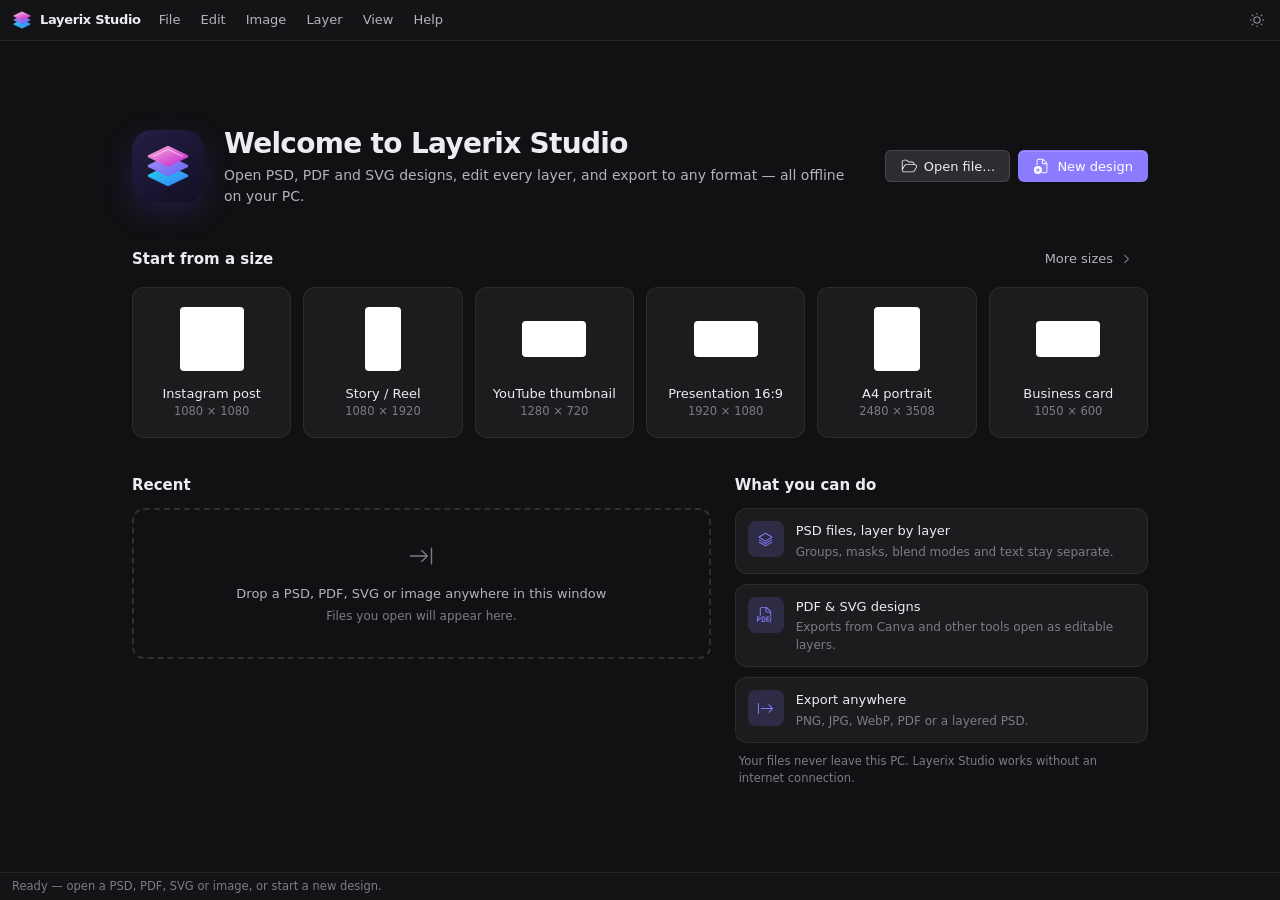
<file: index.html>
<!doctype html>
<html lang="en" data-theme="dark">
  <head>
    <meta charset="UTF-8" />
    <meta name="viewport" content="width=device-width, initial-scale=1.0" />
    <title>Layerix Studio</title>
    <meta name="description" content="Layerix Studio — open PSD, PDF and SVG designs, edit every layer, and export PNG, JPG, WebP, PDF or layered PSD. Works offline." />
    <meta name="theme-color" content="#141416" />
    <meta name="color-scheme" content="dark light" />
    <meta name="application-name" content="Layerix Studio" />
    <link rel="manifest" href="./manifest.webmanifest" />
    <link rel="icon" type="image/png" sizes="32x32" href="./icons/favicon-32.png" />
    <link rel="icon" type="image/png" sizes="16x16" href="./icons/favicon-16.png" />
    <link rel="apple-touch-icon" href="./icons/apple-touch-icon.png" />
    <style>#boot{z-index:9999;background:#141416;justify-content:center;align-items:center;transition:opacity .25s;display:flex;position:fixed;inset:0}html[data-theme=light] #boot{background:#e9ebf0}#boot img{width:72px;height:72px;animation:1.4s ease-in-out infinite boot-pulse}@keyframes boot-pulse{50%{opacity:.8;transform:scale(.94)}}</style>
    <script>
      try {
        var s = JSON.parse(localStorage.getItem('layerix:settings') || '{}');
        var t = s.theme || 'dark';
        if (t === 'system') t = matchMedia('(prefers-color-scheme: dark)').matches ? 'dark' : 'light';
        document.documentElement.dataset.theme = t;
      } catch (e) {}
    </script>
    <script type="module" crossorigin src="./assets/index-W4XBXlv0.js"></script>
    <link rel="stylesheet" crossorigin href="./assets/index-CtB-Z6Dj.css">
  </head>
  <body>
    <div id="boot"><img src="./icons/icon-192.png" alt="" /></div>
    <div id="root"></div>
    <noscript>Layerix Studio needs JavaScript to run.</noscript>
  </body>
</html>
</file>
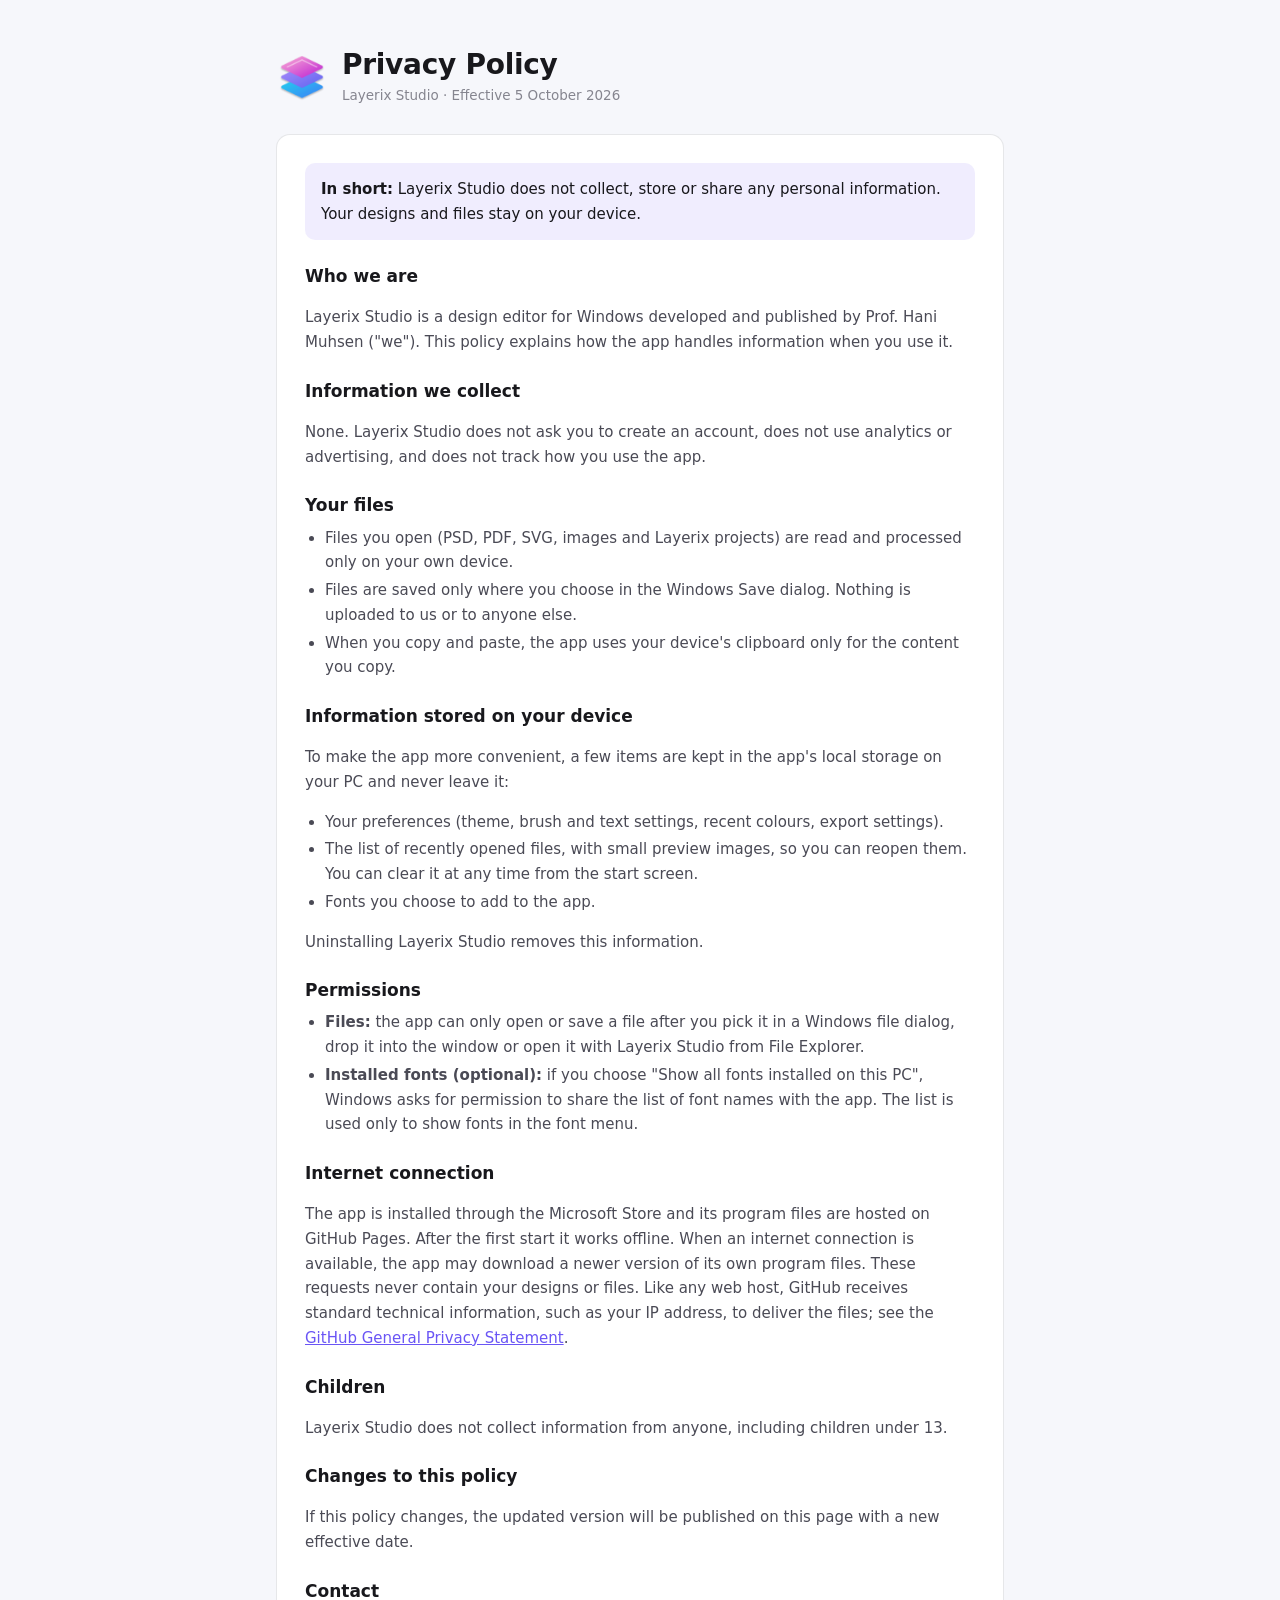
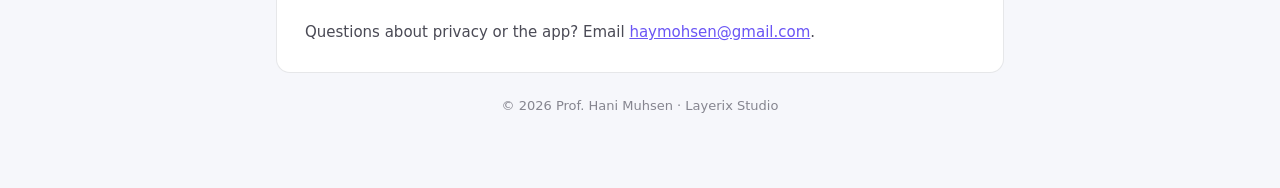
<file: privacy.html>
<!doctype html>
<html lang="en">
<head>
  <meta charset="UTF-8" />
  <meta name="viewport" content="width=device-width, initial-scale=1.0" />
  <title>Privacy Policy – Layerix Studio</title>
  <meta name="description" content="Privacy policy for Layerix Studio, the offline PSD, PDF and SVG design editor for Windows." />
  <link rel="icon" type="image/png" sizes="32x32" href="./icons/favicon-32.png" />
  <style>
    :root {
      --bg: #f6f7fb; --card: #ffffff; --ink: #18181c; --ink2: #4a4a55; --ink3: #85858f; --line: rgba(15,20,40,.1); --accent: #6a55f5;
    }
    @media (prefers-color-scheme: dark) {
      :root { --bg: #141416; --card: #1c1c1f; --ink: #ececf1; --ink2: #b3b3bd; --ink3: #7c7c87; --line: rgba(255,255,255,.08); --accent: #8b7cff; }
    }
    * { box-sizing: border-box; }
    body { margin: 0; background: var(--bg); color: var(--ink); font: 15px/1.65 "Segoe UI Variable Text", "Segoe UI", system-ui, -apple-system, sans-serif; }
    .wrap { max-width: 760px; margin: 0 auto; padding: 48px 16px 72px; }
    header { display: flex; align-items: center; gap: 14px; margin-bottom: 28px; }
    header img { width: 52px; height: 52px; }
    h1 { font-size: 28px; line-height: 1.2; margin: 0; letter-spacing: -0.01em; }
    .sub { color: var(--ink3); font-size: 13.5px; margin-top: 2px; }
    .card { background: var(--card); border: 1px solid var(--line); border-radius: 14px; padding: 28px 28px 12px; }
    h2 { font-size: 17px; margin: 22px 0 6px; }
    h2:first-child { margin-top: 0; }
    p, li { color: var(--ink2); }
    ul { padding-left: 20px; margin: 6px 0 12px; }
    li { margin: 3px 0; }
    a { color: var(--accent); }
    .summary { background: color-mix(in srgb, var(--accent) 10%, transparent); border-radius: 10px; padding: 14px 16px; margin: 0 0 8px; color: var(--ink); }
    footer { color: var(--ink3); font-size: 13px; margin-top: 22px; text-align: center; }
  </style>
</head>
<body>
  <div class="wrap">
    <header>
      <img src="./icons/icon-128.png" alt="" />
      <div>
        <h1>Privacy Policy</h1>
        <div class="sub">Layerix Studio · Effective 5 October 2026</div>
      </div>
    </header>
    <div class="card">
      <p class="summary"><strong>In short:</strong> Layerix Studio does not collect, store or share any personal information. Your designs and files stay on your device.</p>

      <h2>Who we are</h2>
      <p>Layerix Studio is a design editor for Windows developed and published by Prof. Hani Muhsen ("we"). This policy explains how the app handles information when you use it.</p>

      <h2>Information we collect</h2>
      <p>None. Layerix Studio does not ask you to create an account, does not use analytics or advertising, and does not track how you use the app.</p>

      <h2>Your files</h2>
      <ul>
        <li>Files you open (PSD, PDF, SVG, images and Layerix projects) are read and processed only on your own device.</li>
        <li>Files are saved only where you choose in the Windows Save dialog. Nothing is uploaded to us or to anyone else.</li>
        <li>When you copy and paste, the app uses your device's clipboard only for the content you copy.</li>
      </ul>

      <h2>Information stored on your device</h2>
      <p>To make the app more convenient, a few items are kept in the app's local storage on your PC and never leave it:</p>
      <ul>
        <li>Your preferences (theme, brush and text settings, recent colours, export settings).</li>
        <li>The list of recently opened files, with small preview images, so you can reopen them. You can clear it at any time from the start screen.</li>
        <li>Fonts you choose to add to the app.</li>
      </ul>
      <p>Uninstalling Layerix Studio removes this information.</p>

      <h2>Permissions</h2>
      <ul>
        <li><strong>Files:</strong> the app can only open or save a file after you pick it in a Windows file dialog, drop it into the window or open it with Layerix Studio from File Explorer.</li>
        <li><strong>Installed fonts (optional):</strong> if you choose "Show all fonts installed on this PC", Windows asks for permission to share the list of font names with the app. The list is used only to show fonts in the font menu.</li>
      </ul>

      <h2>Internet connection</h2>
      <p>The app is installed through the Microsoft Store and its program files are hosted on GitHub Pages. After the first start it works offline. When an internet connection is available, the app may download a newer version of its own program files. These requests never contain your designs or files. Like any web host, GitHub receives standard technical information, such as your IP address, to deliver the files; see the <a href="https://docs.github.com/en/site-policy/privacy-policies/github-general-privacy-statement">GitHub General Privacy Statement</a>.</p>

      <h2>Children</h2>
      <p>Layerix Studio does not collect information from anyone, including children under 13.</p>

      <h2>Changes to this policy</h2>
      <p>If this policy changes, the updated version will be published on this page with a new effective date.</p>

      <h2>Contact</h2>
      <p>Questions about privacy or the app? Email <a href="mailto:haymohsen@gmail.com">haymohsen@gmail.com</a>.</p>
    </div>
    <footer>© 2026 Prof. Hani Muhsen · Layerix Studio</footer>
  </div>
</body>
</html>
</file>
<file: assets/index-CtB-Z6Dj.css>
/*! tailwindcss v4.3.3 | MIT License | https://tailwindcss.com */
@layer properties{@supports (((-webkit-hyphens:none)) and (not (margin-trim:inline))) or ((-moz-orient:inline) and (not (color:rgb(from red r g b)))){*,:before,:after{--tw-translate-x:0;--tw-translate-y:0;--tw-translate-z:0;--tw-scale-x:1;--tw-scale-y:1;--tw-scale-z:1;--tw-rotate-x:initial;--tw-rotate-y:initial;--tw-rotate-z:initial;--tw-skew-x:initial;--tw-skew-y:initial;--tw-border-style:solid;--tw-leading:initial;--tw-font-weight:initial;--tw-tracking:initial;--tw-ordinal:initial;--tw-slashed-zero:initial;--tw-numeric-figure:initial;--tw-numeric-spacing:initial;--tw-numeric-fraction:initial;--tw-shadow:0 0 #0000;--tw-shadow-color:initial;--tw-shadow-alpha:100%;--tw-inset-shadow:0 0 #0000;--tw-inset-shadow-color:initial;--tw-inset-shadow-alpha:100%;--tw-ring-color:initial;--tw-ring-shadow:0 0 #0000;--tw-inset-ring-color:initial;--tw-inset-ring-shadow:0 0 #0000;--tw-ring-inset:initial;--tw-ring-offset-width:0px;--tw-ring-offset-color:#fff;--tw-ring-offset-shadow:0 0 #0000;--tw-outline-style:solid;--tw-blur:initial;--tw-brightness:initial;--tw-contrast:initial;--tw-grayscale:initial;--tw-hue-rotate:initial;--tw-invert:initial;--tw-opacity:initial;--tw-saturate:initial;--tw-sepia:initial;--tw-drop-shadow:initial;--tw-drop-shadow-color:initial;--tw-drop-shadow-alpha:100%;--tw-drop-shadow-size:initial;--tw-backdrop-blur:initial;--tw-backdrop-brightness:initial;--tw-backdrop-contrast:initial;--tw-backdrop-grayscale:initial;--tw-backdrop-hue-rotate:initial;--tw-backdrop-invert:initial;--tw-backdrop-opacity:initial;--tw-backdrop-saturate:initial;--tw-backdrop-sepia:initial;--tw-duration:initial;--tw-ease:initial}::backdrop{--tw-translate-x:0;--tw-translate-y:0;--tw-translate-z:0;--tw-scale-x:1;--tw-scale-y:1;--tw-scale-z:1;--tw-rotate-x:initial;--tw-rotate-y:initial;--tw-rotate-z:initial;--tw-skew-x:initial;--tw-skew-y:initial;--tw-border-style:solid;--tw-leading:initial;--tw-font-weight:initial;--tw-tracking:initial;--tw-ordinal:initial;--tw-slashed-zero:initial;--tw-numeric-figure:initial;--tw-numeric-spacing:initial;--tw-numeric-fraction:initial;--tw-shadow:0 0 #0000;--tw-shadow-color:initial;--tw-shadow-alpha:100%;--tw-inset-shadow:0 0 #0000;--tw-inset-shadow-color:initial;--tw-inset-shadow-alpha:100%;--tw-ring-color:initial;--tw-ring-shadow:0 0 #0000;--tw-inset-ring-color:initial;--tw-inset-ring-shadow:0 0 #0000;--tw-ring-inset:initial;--tw-ring-offset-width:0px;--tw-ring-offset-color:#fff;--tw-ring-offset-shadow:0 0 #0000;--tw-outline-style:solid;--tw-blur:initial;--tw-brightness:initial;--tw-contrast:initial;--tw-grayscale:initial;--tw-hue-rotate:initial;--tw-invert:initial;--tw-opacity:initial;--tw-saturate:initial;--tw-sepia:initial;--tw-drop-shadow:initial;--tw-drop-shadow-color:initial;--tw-drop-shadow-alpha:100%;--tw-drop-shadow-size:initial;--tw-backdrop-blur:initial;--tw-backdrop-brightness:initial;--tw-backdrop-contrast:initial;--tw-backdrop-grayscale:initial;--tw-backdrop-hue-rotate:initial;--tw-backdrop-invert:initial;--tw-backdrop-opacity:initial;--tw-backdrop-saturate:initial;--tw-backdrop-sepia:initial;--tw-duration:initial;--tw-ease:initial}}}@layer theme{:root,:host{--font-sans:"Segoe UI Variable Text", "Segoe UI", system-ui, -apple-system, "Helvetica Neue", sans-serif;--font-mono:ui-monospace, SFMono-Regular, Menlo, Monaco, Consolas, "Liberation Mono", "Courier New", monospace;--color-red-500:#fb2c36;--color-black:#000;--color-white:#fff;--spacing:.25rem;--font-weight-medium:500;--font-weight-semibold:600;--tracking-tight:-.025em;--leading-tight:1.25;--leading-snug:1.375;--leading-relaxed:1.625;--radius-md:.375rem;--radius-lg:.5rem;--radius-xl:.75rem;--radius-2xl:1rem;--ease-in-out:cubic-bezier(.4, 0, .2, 1);--default-transition-duration:.15s;--default-transition-timing-function:cubic-bezier(.4, 0, .2, 1);--default-font-family:"Segoe UI Variable Text", "Segoe UI", system-ui, -apple-system, "Helvetica Neue", sans-serif;--default-mono-font-family:var(--font-mono);--font-display:"Segoe UI Variable Display", "Segoe UI", system-ui, sans-serif}@supports (color:lab(0% 0 0)){:root,:host{--color-red-500:lab(55.4814% 75.0732 48.8528)}}}@layer base{*,:after,:before{box-sizing:border-box;border:0 solid;margin:0;padding:0}::backdrop{box-sizing:border-box;border:0 solid;margin:0;padding:0}::file-selector-button{box-sizing:border-box;border:0 solid;margin:0;padding:0}html,:host{-webkit-text-size-adjust:100%;tab-size:4;line-height:1.5;font-family:var(--default-font-family,-apple-system, BlinkMacSystemFont, "Segoe UI", Roboto, "Helvetica Neue", "Noto Sans", Arial, sans-serif, "Apple Color Emoji", "Segoe UI Emoji", "Segoe UI Symbol", "Noto Color Emoji");font-feature-settings:var(--default-font-feature-settings,normal);font-variation-settings:var(--default-font-variation-settings,normal);-webkit-tap-highlight-color:transparent}hr{height:0;color:inherit;border-top-width:1px}abbr:where([title]){-webkit-text-decoration:underline dotted;text-decoration:underline dotted}h1,h2,h3,h4,h5,h6{font-size:inherit;font-weight:inherit}a{color:inherit;-webkit-text-decoration:inherit;-webkit-text-decoration:inherit;-webkit-text-decoration:inherit;-webkit-text-decoration:inherit;text-decoration:inherit}b,strong{font-weight:bolder}code,kbd,samp,pre{font-family:var(--default-mono-font-family,ui-monospace, SFMono-Regular, Menlo, Monaco, Consolas, "Liberation Mono", "Courier New", monospace);font-feature-settings:var(--default-mono-font-feature-settings,normal);font-variation-settings:var(--default-mono-font-variation-settings,normal);font-size:1em}small{font-size:80%}sub,sup{vertical-align:baseline;font-size:75%;line-height:0;position:relative}sub{bottom:-.25em}sup{top:-.5em}table{text-indent:0;border-color:inherit;border-collapse:collapse}:-moz-focusring:where(:not(iframe)){outline:auto}progress{vertical-align:baseline}summary{display:list-item}ol,ul,menu{list-style:none}img,svg,video,canvas,audio,iframe,embed,object{vertical-align:middle;display:block}img,video{max-width:100%;height:auto}button,input,select,optgroup,textarea{font:inherit;font-feature-settings:inherit;font-variation-settings:inherit;letter-spacing:inherit;color:inherit;opacity:1;background-color:#0000;border-radius:0}::file-selector-button{font:inherit;font-feature-settings:inherit;font-variation-settings:inherit;letter-spacing:inherit;color:inherit;opacity:1;background-color:#0000;border-radius:0}:where(select:is([multiple],[size])) optgroup{font-weight:bolder}:where(select:is([multiple],[size])) optgroup option{padding-inline-start:20px}::file-selector-button{margin-inline-end:4px}::placeholder{opacity:1}@supports (not ((-webkit-appearance:-apple-pay-button))) or (contain-intrinsic-size:1px){::placeholder{color:currentColor}@supports (color:color-mix(in lab, red, red)){::placeholder{color:color-mix(in oklab, currentcolor 50%, transparent)}}}textarea{resize:vertical}::-webkit-search-decoration{-webkit-appearance:none}::-webkit-date-and-time-value{min-height:1lh;text-align:inherit}::-webkit-datetime-edit{display:inline-flex}::-webkit-datetime-edit-fields-wrapper{padding:0}::-webkit-datetime-edit{padding-block:0}::-webkit-datetime-edit-year-field{padding-block:0}::-webkit-datetime-edit-month-field{padding-block:0}::-webkit-datetime-edit-day-field{padding-block:0}::-webkit-datetime-edit-hour-field{padding-block:0}::-webkit-datetime-edit-minute-field{padding-block:0}::-webkit-datetime-edit-second-field{padding-block:0}::-webkit-datetime-edit-millisecond-field{padding-block:0}::-webkit-datetime-edit-meridiem-field{padding-block:0}::-webkit-calendar-picker-indicator{line-height:1}:-moz-ui-invalid{box-shadow:none}button,input:where([type=button],[type=reset],[type=submit]){appearance:button}::file-selector-button{appearance:button}::-webkit-inner-spin-button{height:auto}::-webkit-outer-spin-button{height:auto}[hidden]:where(:not([hidden=until-found])){display:none!important}}@layer components;@layer utilities{.pointer-events-auto{pointer-events:auto}.pointer-events-none{pointer-events:none}.visible{visibility:visible}.absolute{position:absolute}.fixed{position:fixed}.relative{position:relative}.inset-0{inset:0}.inset-3{inset:calc(var(--spacing) * 3)}.top-0{top:0}.top-1\.5{top:calc(var(--spacing) * 1.5)}.top-1\/2{top:50%}.top-2{top:calc(var(--spacing) * 2)}.top-3{top:calc(var(--spacing) * 3)}.top-\[-2px\]{top:-2px}.top-\[-4px\]{top:-4px}.top-\[2px\]{top:2px}.top-\[calc\(100\%-2px\)\]{top:calc(100% - 2px)}.right-0{right:0}.right-1\.5{right:calc(var(--spacing) * 1.5)}.right-2{right:calc(var(--spacing) * 2)}.bottom-0{bottom:0}.bottom-2{bottom:calc(var(--spacing) * 2)}.bottom-6{bottom:calc(var(--spacing) * 6)}.bottom-10{bottom:calc(var(--spacing) * 10)}.-left-\[8px\]{left:-8px}.left-0{left:0}.left-1\/2{left:50%}.left-2{left:calc(var(--spacing) * 2)}.left-\[2px\]{left:2px}.left-\[16px\]{left:16px}.left-full{left:100%}.z-10{z-index:10}.z-20{z-index:20}.z-30{z-index:30}.z-\[300\]{z-index:300}.z-\[400\]{z-index:400}.z-\[450\]{z-index:450}.z-\[500\]{z-index:500}.z-\[600\]{z-index:600}.z-\[700\]{z-index:700}.col-span-2{grid-column:span 2/span 2}.container{width:100%}@media (min-width:40rem){.container{max-width:40rem}}@media (min-width:48rem){.container{max-width:48rem}}@media (min-width:64rem){.container{max-width:64rem}}@media (min-width:80rem){.container{max-width:80rem}}@media (min-width:96rem){.container{max-width:96rem}}.m-3{margin:calc(var(--spacing) * 3)}.-mx-1{margin-inline:calc(var(--spacing) * -1)}.mx-1{margin-inline:var(--spacing)}.mx-1\.5{margin-inline:calc(var(--spacing) * 1.5)}.mx-auto{margin-inline:auto}.my-1{margin-block:var(--spacing)}.my-auto{margin-block:auto}.-mt-1{margin-top:calc(var(--spacing) * -1)}.-mt-\[7px\]{margin-top:-7px}.mt-0\.5{margin-top:calc(var(--spacing) * .5)}.mt-1{margin-top:var(--spacing)}.mt-1\.5{margin-top:calc(var(--spacing) * 1.5)}.mt-2{margin-top:calc(var(--spacing) * 2)}.mt-\[1px\]{margin-top:1px}.-mr-1{margin-right:calc(var(--spacing) * -1)}.mr-1{margin-right:var(--spacing)}.mr-auto{margin-right:auto}.mr-px{margin-right:1px}.mb-1{margin-bottom:var(--spacing)}.mb-1\.5{margin-bottom:calc(var(--spacing) * 1.5)}.mb-2{margin-bottom:calc(var(--spacing) * 2)}.mb-3{margin-bottom:calc(var(--spacing) * 3)}.mb-4{margin-bottom:calc(var(--spacing) * 4)}.-ml-\[7px\]{margin-left:-7px}.ml-1{margin-left:var(--spacing)}.ml-2{margin-left:calc(var(--spacing) * 2)}.ml-4{margin-left:calc(var(--spacing) * 4)}.ml-6{margin-left:calc(var(--spacing) * 6)}.ml-auto{margin-left:auto}.block{display:block}.contents{display:contents}.flex{display:flex}.grid{display:grid}.hidden{display:none}.inline{display:inline}.inline-flex{display:inline-flex}.\!h-9{height:calc(var(--spacing) * 9)!important}.h-1\.5{height:calc(var(--spacing) * 1.5)}.h-2{height:calc(var(--spacing) * 2)}.h-3{height:calc(var(--spacing) * 3)}.h-3\.5{height:calc(var(--spacing) * 3.5)}.h-4{height:calc(var(--spacing) * 4)}.h-5{height:calc(var(--spacing) * 5)}.h-6{height:calc(var(--spacing) * 6)}.h-7{height:calc(var(--spacing) * 7)}.h-8{height:calc(var(--spacing) * 8)}.h-9{height:calc(var(--spacing) * 9)}.h-10{height:calc(var(--spacing) * 10)}.h-11{height:calc(var(--spacing) * 11)}.h-12{height:calc(var(--spacing) * 12)}.h-14{height:calc(var(--spacing) * 14)}.h-16{height:calc(var(--spacing) * 16)}.h-\[2px\]{height:2px}.h-\[5px\]{height:5px}.h-\[14px\]{height:14px}.h-\[18px\]{height:18px}.h-\[19px\]{height:19px}.h-\[22px\]{height:22px}.h-\[26px\]{height:26px}.h-\[30px\]{height:30px}.h-\[34px\]{height:34px}.h-\[46px\]{height:46px}.h-\[70px\]{height:70px}.h-\[72px\]{height:72px}.h-\[96px\]{height:96px}.h-\[130px\]{height:130px}.h-\[150\%\]{height:150%}.h-\[150px\]{height:150px}.h-\[220px\]{height:220px}.h-auto{height:auto}.h-full{height:100%}.h-px{height:1px}.max-h-\[340px\]{max-height:340px}.max-h-\[380px\]{max-height:380px}.max-h-\[440px\]{max-height:440px}.max-h-full{max-height:100%}.min-h-0{min-height:0}.min-h-\[60px\]{min-height:60px}.\!w-9{width:calc(var(--spacing) * 9)!important}.w-1\.5{width:calc(var(--spacing) * 1.5)}.w-2{width:calc(var(--spacing) * 2)}.w-3\.5{width:calc(var(--spacing) * 3.5)}.w-4{width:calc(var(--spacing) * 4)}.w-5{width:calc(var(--spacing) * 5)}.w-6{width:calc(var(--spacing) * 6)}.w-8{width:calc(var(--spacing) * 8)}.w-9{width:calc(var(--spacing) * 9)}.w-10{width:calc(var(--spacing) * 10)}.w-11{width:calc(var(--spacing) * 11)}.w-12{width:calc(var(--spacing) * 12)}.w-16{width:calc(var(--spacing) * 16)}.w-\[1\.5px\]{width:1.5px}.w-\[3px\]{width:3px}.w-\[14px\]{width:14px}.w-\[19px\]{width:19px}.w-\[26px\]{width:26px}.w-\[52px\]{width:52px}.w-\[58px\]{width:58px}.w-\[62px\]{width:62px}.w-\[64px\]{width:64px}.w-\[72px\]{width:72px}.w-\[74px\]{width:74px}.w-\[84px\]{width:84px}.w-\[96px\]{width:96px}.w-\[112px\]{width:112px}.w-\[120px\]{width:120px}.w-\[248px\]{width:248px}.w-\[280px\]{width:280px}.w-\[304px\]{width:304px}.w-full{width:100%}.w-px{width:1px}.max-w-\[220px\]{max-width:220px}.max-w-\[440px\]{max-width:440px}.max-w-\[560px\]{max-width:560px}.max-w-\[1080px\]{max-width:1080px}.max-w-\[min\(720px\,calc\(100\%-24px\)\)\]{max-width:min(720px,100% - 24px)}.max-w-full{max-width:100%}.min-w-0{min-width:0}.min-w-\[120px\]{min-width:120px}.min-w-\[150px\]{min-width:150px}.min-w-\[300px\]{min-width:300px}.flex-1{flex:1}.shrink-0{flex-shrink:0}.grow{flex-grow:1}.origin-top{transform-origin:top}.-translate-x-1\/2{--tw-translate-x:calc(calc(1 / 2 * 100%) * -1);translate:var(--tw-translate-x) var(--tw-translate-y)}.-scale-y-100{--tw-scale-y:calc(100% * -1);scale:var(--tw-scale-x) var(--tw-scale-y)}.rotate-45{rotate:45deg}.rotate-90{rotate:90deg}.transform{transform:var(--tw-rotate-x,) var(--tw-rotate-y,) var(--tw-rotate-z,) var(--tw-skew-x,) var(--tw-skew-y,)}.cursor-crosshair{cursor:crosshair}.cursor-default{cursor:default}.cursor-ew-resize{cursor:ew-resize}.cursor-row-resize{cursor:row-resize}.touch-none{touch-action:none}.resize{resize:both}.resize-none{resize:none}.resize-y{resize:vertical}.grid-cols-1{grid-template-columns:repeat(1,minmax(0,1fr))}.grid-cols-2{grid-template-columns:repeat(2,minmax(0,1fr))}.grid-cols-3{grid-template-columns:repeat(3,minmax(0,1fr))}.grid-cols-4{grid-template-columns:repeat(4,minmax(0,1fr))}.grid-cols-10{grid-template-columns:repeat(10,minmax(0,1fr))}.grid-cols-\[1fr_250px\]{grid-template-columns:1fr 250px}.grid-cols-\[1fr_280px\]{grid-template-columns:1fr 280px}.grid-cols-\[1fr_auto\]{grid-template-columns:1fr auto}.grid-cols-\[repeat\(auto-fill\,minmax\(120px\,1fr\)\)\]{grid-template-columns:repeat(auto-fill,minmax(120px,1fr))}.grid-cols-\[repeat\(auto-fill\,minmax\(150px\,1fr\)\)\]{grid-template-columns:repeat(auto-fill,minmax(150px,1fr))}.flex-col{flex-direction:column}.flex-wrap{flex-wrap:wrap}.items-center{align-items:center}.items-end{align-items:flex-end}.items-start{align-items:flex-start}.justify-between{justify-content:space-between}.justify-center{justify-content:center}.justify-end{justify-content:flex-end}.justify-start{justify-content:flex-start}.gap-0\.5{gap:calc(var(--spacing) * .5)}.gap-1{gap:var(--spacing)}.gap-1\.5{gap:calc(var(--spacing) * 1.5)}.gap-2{gap:calc(var(--spacing) * 2)}.gap-2\.5{gap:calc(var(--spacing) * 2.5)}.gap-3{gap:calc(var(--spacing) * 3)}.gap-4{gap:calc(var(--spacing) * 4)}.gap-5{gap:calc(var(--spacing) * 5)}.gap-6{gap:calc(var(--spacing) * 6)}.gap-9{gap:calc(var(--spacing) * 9)}.gap-x-6{column-gap:calc(var(--spacing) * 6)}.gap-y-4{row-gap:calc(var(--spacing) * 4)}.self-center{align-self:center}.self-start{align-self:flex-start}.truncate{text-overflow:ellipsis;white-space:nowrap;overflow:hidden}.overflow-hidden{overflow:hidden}.overflow-x-auto{overflow-x:auto}.overflow-y-auto{overflow-y:auto}.overflow-y-hidden{overflow-y:hidden}.rounded{border-radius:.25rem}.rounded-2xl{border-radius:var(--radius-2xl)}.rounded-\[3px\]{border-radius:3px}.rounded-\[4px\]{border-radius:4px}.rounded-\[5px\]{border-radius:5px}.rounded-\[10px\]{border-radius:10px}.rounded-\[20px\]{border-radius:20px}.rounded-full{border-radius:2147483647px}.rounded-lg{border-radius:var(--radius-lg)}.rounded-md{border-radius:var(--radius-md)}.rounded-xl{border-radius:var(--radius-xl)}.rounded-t-md{border-top-left-radius:var(--radius-md);border-top-right-radius:var(--radius-md)}.rounded-r{border-top-right-radius:.25rem;border-bottom-right-radius:.25rem}.rounded-b{border-bottom-right-radius:.25rem;border-bottom-left-radius:.25rem}.rounded-b-xl{border-bottom-right-radius:var(--radius-xl);border-bottom-left-radius:var(--radius-xl)}.border{border-style:var(--tw-border-style);border-width:1px}.border-0{border-style:var(--tw-border-style);border-width:0}.border-2{border-style:var(--tw-border-style);border-width:2px}.border-y{border-block-style:var(--tw-border-style);border-block-width:1px}.border-t{border-top-style:var(--tw-border-style);border-top-width:1px}.border-r{border-right-style:var(--tw-border-style);border-right-width:1px}.border-b{border-bottom-style:var(--tw-border-style);border-bottom-width:1px}.border-l{border-left-style:var(--tw-border-style);border-left-width:1px}.border-dashed{--tw-border-style:dashed;border-style:dashed}.border-accent{border-color:var(--accent)}.border-ink3{border-color:var(--ink3)}.border-line,.border-line\/60{border-color:var(--line)}@supports (color:color-mix(in lab, red, red)){.border-line\/60{border-color:color-mix(in oklab, var(--line) 60%, transparent)}}.border-line2{border-color:var(--line2)}.border-white{border-color:var(--color-white)}.bg-accent{background-color:var(--accent)}.bg-accent-soft{background-color:var(--accent-soft)}.bg-black\/35{background-color:#00000059}@supports (color:color-mix(in lab, red, red)){.bg-black\/35{background-color:color-mix(in oklab, var(--color-black) 35%, transparent)}}.bg-black\/45{background-color:#00000073}@supports (color:color-mix(in lab, red, red)){.bg-black\/45{background-color:color-mix(in oklab, var(--color-black) 45%, transparent)}}.bg-hover{background-color:var(--hover)}.bg-ink2{background-color:var(--ink2)}.bg-input{background-color:var(--input)}.bg-line{background-color:var(--line)}.bg-press{background-color:var(--press)}.bg-red-500{background-color:var(--color-red-500)}.bg-s0{background-color:var(--s0)}.bg-s1{background-color:var(--s1)}.bg-s2,.bg-s2\/90{background-color:var(--s2)}@supports (color:color-mix(in lab, red, red)){.bg-s2\/90{background-color:color-mix(in oklab, var(--s2) 90%, transparent)}}.bg-s3{background-color:var(--s3)}.bg-s4{background-color:var(--s4)}.bg-success{background-color:var(--success)}.bg-transparent{background-color:#0000}.bg-warning{background-color:var(--warning)}.bg-white{background-color:var(--color-white)}.bg-ws{background-color:var(--ws)}.p-0\.5{padding:calc(var(--spacing) * .5)}.p-1{padding:var(--spacing)}.p-1\.5{padding:calc(var(--spacing) * 1.5)}.p-2{padding:calc(var(--spacing) * 2)}.p-2\.5{padding:calc(var(--spacing) * 2.5)}.p-3{padding:calc(var(--spacing) * 3)}.p-4{padding:calc(var(--spacing) * 4)}.p-6{padding:calc(var(--spacing) * 6)}.p-8{padding:calc(var(--spacing) * 8)}.px-0\.5{padding-inline:calc(var(--spacing) * .5)}.px-1{padding-inline:var(--spacing)}.px-1\.5{padding-inline:calc(var(--spacing) * 1.5)}.px-2{padding-inline:calc(var(--spacing) * 2)}.px-2\.5{padding-inline:calc(var(--spacing) * 2.5)}.px-3{padding-inline:calc(var(--spacing) * 3)}.px-4{padding-inline:calc(var(--spacing) * 4)}.px-5{padding-inline:calc(var(--spacing) * 5)}.px-8{padding-inline:calc(var(--spacing) * 8)}.py-1{padding-block:var(--spacing)}.py-1\.5{padding-block:calc(var(--spacing) * 1.5)}.py-2{padding-block:calc(var(--spacing) * 2)}.py-3\.5{padding-block:calc(var(--spacing) * 3.5)}.py-4{padding-block:calc(var(--spacing) * 4)}.py-8{padding-block:calc(var(--spacing) * 8)}.py-10{padding-block:calc(var(--spacing) * 10)}.py-\[1px\]{padding-block:1px}.py-\[3px\]{padding-block:3px}.pt-2{padding-top:calc(var(--spacing) * 2)}.pt-4{padding-top:calc(var(--spacing) * 4)}.pr-1{padding-right:var(--spacing)}.pr-1\.5{padding-right:calc(var(--spacing) * 1.5)}.pr-2{padding-right:calc(var(--spacing) * 2)}.pb-1{padding-bottom:var(--spacing)}.pb-2\.5{padding-bottom:calc(var(--spacing) * 2.5)}.pb-3{padding-bottom:calc(var(--spacing) * 3)}.pb-4{padding-bottom:calc(var(--spacing) * 4)}.pl-2{padding-left:calc(var(--spacing) * 2)}.pl-3{padding-left:calc(var(--spacing) * 3)}.text-center{text-align:center}.text-left{text-align:left}.text-\[10\.5px\]{font-size:10.5px}.text-\[10px\]{font-size:10px}.text-\[11\.5px\]{font-size:11.5px}.text-\[11px\]{font-size:11px}.text-\[12\.5px\]{font-size:12.5px}.text-\[12px\]{font-size:12px}.text-\[13\.5px\]{font-size:13.5px}.text-\[13px\]{font-size:13px}.text-\[14px\]{font-size:14px}.text-\[15px\]{font-size:15px}.text-\[16px\]{font-size:16px}.text-\[20px\]{font-size:20px}.text-\[28px\]{font-size:28px}.leading-\[1\.5\]{--tw-leading:1.5;line-height:1.5}.leading-\[1\.45\]{--tw-leading:1.45;line-height:1.45}.leading-relaxed{--tw-leading:var(--leading-relaxed);line-height:var(--leading-relaxed)}.leading-snug{--tw-leading:var(--leading-snug);line-height:var(--leading-snug)}.leading-tight{--tw-leading:var(--leading-tight);line-height:var(--leading-tight)}.font-medium{--tw-font-weight:var(--font-weight-medium);font-weight:var(--font-weight-medium)}.font-semibold{--tw-font-weight:var(--font-weight-semibold);font-weight:var(--font-weight-semibold)}.tracking-tight{--tw-tracking:var(--tracking-tight);letter-spacing:var(--tracking-tight)}.whitespace-pre{white-space:pre}.text-accent{color:var(--accent)}.text-danger{color:var(--danger)}.text-ink{color:var(--ink)}.text-ink2{color:var(--ink2)}.text-ink3{color:var(--ink3)}.text-success{color:var(--success)}.text-warning{color:var(--warning)}.text-white{color:var(--color-white)}.capitalize{text-transform:capitalize}.uppercase{text-transform:uppercase}.italic{font-style:italic}.tabular-nums{--tw-numeric-spacing:tabular-nums;font-variant-numeric:var(--tw-ordinal,) var(--tw-slashed-zero,) var(--tw-numeric-figure,) var(--tw-numeric-spacing,) var(--tw-numeric-fraction,)}.underline{text-decoration-line:underline}.accent-\[var\(--accent\)\]{accent-color:var(--accent)}.opacity-0{opacity:0}.opacity-45{opacity:.45}.opacity-50{opacity:.5}.opacity-55{opacity:.55}.shadow{--tw-shadow:0 1px 3px 0 var(--tw-shadow-color,#0000001a), 0 1px 2px -1px var(--tw-shadow-color,#0000001a);box-shadow:var(--tw-inset-shadow), var(--tw-inset-ring-shadow), var(--tw-ring-offset-shadow), var(--tw-ring-shadow), var(--tw-shadow)}.shadow-\[0_0_0_1px_rgba\(0\,0\,0\,0\.4\)\]{--tw-shadow:0 0 0 1px var(--tw-shadow-color,#0006);box-shadow:var(--tw-inset-shadow), var(--tw-inset-ring-shadow), var(--tw-ring-offset-shadow), var(--tw-ring-shadow), var(--tw-shadow)}.shadow-md{--tw-shadow:0 4px 6px -1px var(--tw-shadow-color,#0000001a), 0 2px 4px -2px var(--tw-shadow-color,#0000001a);box-shadow:var(--tw-inset-shadow), var(--tw-inset-ring-shadow), var(--tw-ring-offset-shadow), var(--tw-ring-shadow), var(--tw-shadow)}.shadow-sm{--tw-shadow:0 1px 3px 0 var(--tw-shadow-color,#0000001a), 0 1px 2px -1px var(--tw-shadow-color,#0000001a);box-shadow:var(--tw-inset-shadow), var(--tw-inset-ring-shadow), var(--tw-ring-offset-shadow), var(--tw-ring-shadow), var(--tw-shadow)}.ring{--tw-ring-shadow:var(--tw-ring-inset,) 0 0 0 calc(1px + var(--tw-ring-offset-width)) var(--tw-ring-color,currentcolor);box-shadow:var(--tw-inset-shadow), var(--tw-inset-ring-shadow), var(--tw-ring-offset-shadow), var(--tw-ring-shadow), var(--tw-shadow)}.ring-2{--tw-ring-shadow:var(--tw-ring-inset,) 0 0 0 calc(2px + var(--tw-ring-offset-width)) var(--tw-ring-color,currentcolor);box-shadow:var(--tw-inset-shadow), var(--tw-inset-ring-shadow), var(--tw-ring-offset-shadow), var(--tw-ring-shadow), var(--tw-shadow)}.ring-accent{--tw-ring-color:var(--accent)}.outline{outline-style:var(--tw-outline-style);outline-width:1px}.blur{--tw-blur:blur(8px);filter:var(--tw-blur,) var(--tw-brightness,) var(--tw-contrast,) var(--tw-grayscale,) var(--tw-hue-rotate,) var(--tw-invert,) var(--tw-saturate,) var(--tw-sepia,) var(--tw-drop-shadow,)}.grayscale{--tw-grayscale:grayscale(100%);filter:var(--tw-blur,) var(--tw-brightness,) var(--tw-contrast,) var(--tw-grayscale,) var(--tw-hue-rotate,) var(--tw-invert,) var(--tw-saturate,) var(--tw-sepia,) var(--tw-drop-shadow,)}.invert{--tw-invert:invert(100%);filter:var(--tw-blur,) var(--tw-brightness,) var(--tw-contrast,) var(--tw-grayscale,) var(--tw-hue-rotate,) var(--tw-invert,) var(--tw-saturate,) var(--tw-sepia,) var(--tw-drop-shadow,)}.sepia{--tw-sepia:sepia(100%);filter:var(--tw-blur,) var(--tw-brightness,) var(--tw-contrast,) var(--tw-grayscale,) var(--tw-hue-rotate,) var(--tw-invert,) var(--tw-saturate,) var(--tw-sepia,) var(--tw-drop-shadow,)}.filter{filter:var(--tw-blur,) var(--tw-brightness,) var(--tw-contrast,) var(--tw-grayscale,) var(--tw-hue-rotate,) var(--tw-invert,) var(--tw-saturate,) var(--tw-sepia,) var(--tw-drop-shadow,)}.backdrop-blur-\[1px\]{--tw-backdrop-blur:blur(1px);-webkit-backdrop-filter:var(--tw-backdrop-blur,) var(--tw-backdrop-brightness,) var(--tw-backdrop-contrast,) var(--tw-backdrop-grayscale,) var(--tw-backdrop-hue-rotate,) var(--tw-backdrop-invert,) var(--tw-backdrop-opacity,) var(--tw-backdrop-saturate,) var(--tw-backdrop-sepia,);backdrop-filter:var(--tw-backdrop-blur,) var(--tw-backdrop-brightness,) var(--tw-backdrop-contrast,) var(--tw-backdrop-grayscale,) var(--tw-backdrop-hue-rotate,) var(--tw-backdrop-invert,) var(--tw-backdrop-opacity,) var(--tw-backdrop-saturate,) var(--tw-backdrop-sepia,)}.transition{transition-property:color,background-color,border-color,outline-color,text-decoration-color,fill,stroke,--tw-gradient-from,--tw-gradient-via,--tw-gradient-to,opacity,box-shadow,transform,translate,scale,rotate,filter,-webkit-backdrop-filter,backdrop-filter,display,content-visibility,overlay,pointer-events;transition-timing-function:var(--tw-ease,var(--default-transition-timing-function));transition-duration:var(--tw-duration,var(--default-transition-duration))}.transition-\[width\]{transition-property:width;transition-timing-function:var(--tw-ease,var(--default-transition-timing-function));transition-duration:var(--tw-duration,var(--default-transition-duration))}.transition-all{transition-property:all;transition-timing-function:var(--tw-ease,var(--default-transition-timing-function));transition-duration:var(--tw-duration,var(--default-transition-duration))}.transition-colors{transition-property:color,background-color,border-color,outline-color,text-decoration-color,fill,stroke,--tw-gradient-from,--tw-gradient-via,--tw-gradient-to;transition-timing-function:var(--tw-ease,var(--default-transition-timing-function));transition-duration:var(--tw-duration,var(--default-transition-duration))}.transition-transform{transition-property:transform,translate,scale,rotate;transition-timing-function:var(--tw-ease,var(--default-transition-timing-function));transition-duration:var(--tw-duration,var(--default-transition-duration))}.duration-200{--tw-duration:.2s;transition-duration:.2s}.ease-in-out{--tw-ease:var(--ease-in-out);transition-timing-function:var(--ease-in-out)}.outline-none{--tw-outline-style:none;outline-style:none}.select-none{-webkit-user-select:none;user-select:none}@media (hover:hover){.group-hover\:hidden:is(:where(.group):hover *){display:none}.group-hover\:inline-flex:is(:where(.group):hover *){display:inline-flex}.group-hover\:border-accent:is(:where(.group):hover *){border-color:var(--accent)}.group-hover\:opacity-100:is(:where(.group):hover *){opacity:1}}.last\:border-0:last-child{border-style:var(--tw-border-style);border-width:0}.focus-within\:border-accent:focus-within{border-color:var(--accent)}.focus-within\:shadow-\[0_0_0_3px_var\(--accent-soft\)\]:focus-within{--tw-shadow:0 0 0 3px var(--tw-shadow-color,var(--accent-soft));box-shadow:var(--tw-inset-shadow), var(--tw-inset-ring-shadow), var(--tw-ring-offset-shadow), var(--tw-ring-shadow), var(--tw-shadow)}@media (hover:hover){.hover\:border-accent:hover{border-color:var(--accent)}.hover\:border-line2:hover{border-color:var(--line2)}.hover\:bg-accent-soft:hover{background-color:var(--accent-soft)}.hover\:bg-hover:hover{background-color:var(--hover)}.hover\:bg-s2:hover{background-color:var(--s2)}.hover\:\!text-danger:hover{color:var(--danger)!important}.hover\:text-ink:hover{color:var(--ink)}.hover\:underline:hover{text-decoration-line:underline}}.focus\:bg-input:focus{background-color:var(--input)}.focus\:ring-1:focus{--tw-ring-shadow:var(--tw-ring-inset,) 0 0 0 calc(1px + var(--tw-ring-offset-width)) var(--tw-ring-color,currentcolor);box-shadow:var(--tw-inset-shadow), var(--tw-inset-ring-shadow), var(--tw-ring-offset-shadow), var(--tw-ring-shadow), var(--tw-shadow)}.focus\:ring-accent:focus{--tw-ring-color:var(--accent)}@media (min-width:40rem){.sm\:block{display:block}}@media (min-width:64rem){.lg\:grid-cols-\[1\.4fr_1fr\]{grid-template-columns:1.4fr 1fr}}@media (min-width:80rem){.xl\:inline{display:inline}}}:root,:root[data-theme=dark]{--lightningcss-light: ;--lightningcss-dark:initial;color-scheme:dark;--s0:#141416;--s1:#1c1c1f;--s2:#232327;--s3:#2c2c31;--s4:#36363c;--ws:#111113;--input:#18181b;--hover:#ffffff0f;--press:#ffffff1a;--line:#ffffff12;--line2:#ffffff21;--ink:#ececf1;--ink2:#b3b3bd;--ink3:#7c7c87;--accent:#8b7cff;--accent-strong:#7461ff;--accent-soft:#8b7cff2b;--accent-ink:#fff;--danger:#ff6b6b;--success:#3dd68c;--warning:#f5b84a;--shadow:0 18px 50px #0000008c, 0 2px 8px #0006;--menu-shadow:0 10px 34px #00000080, 0 0 0 1px #ffffff0f}:root[data-theme=light]{--lightningcss-light:initial;--lightningcss-dark: ;color-scheme:light;--s0:#e9ebf0;--s1:#f4f5f8;--s2:#fff;--s3:#eceef3;--s4:#e0e3ea;--ws:#d9dde4;--input:#fff;--hover:#0f14280f;--press:#0f14281a;--line:#0f142817;--line2:#0f142829;--ink:#18181c;--ink2:#474753;--ink3:#85858f;--accent:#6a55f5;--accent-strong:#5a44ee;--accent-soft:#6a55f521;--accent-ink:#fff;--danger:#e5484d;--success:#18a058;--warning:#c27c0e;--shadow:0 18px 50px #1418282e, 0 2px 8px #1418281a;--menu-shadow:0 10px 30px #14182829, 0 0 0 1px #0f142814}html,body,#root{overscroll-behavior:none;height:100%;margin:0;overflow:hidden}body{background:var(--s0);color:var(--ink);font-family:var(--font-sans);-webkit-font-smoothing:antialiased;-webkit-user-select:none;user-select:none;font-size:13px}input,textarea,select,[contenteditable]{-webkit-user-select:text;user-select:text}button{cursor:default}::selection{background:var(--accent-soft)}*{scrollbar-width:thin;scrollbar-color:var(--s4) transparent}:focus-visible{outline:2px solid var(--accent);outline-offset:1px}.titlebar{height:env(titlebar-area-height,40px);min-height:40px;padding-left:env(titlebar-area-x,0px);width:env(titlebar-area-width,100%);-webkit-app-region:drag;app-region:drag}.titlebar .no-drag,.titlebar button,.titlebar input{-webkit-app-region:no-drag;app-region:no-drag}.btn{white-space:nowrap;border:1px solid #0000;border-radius:6px;justify-content:center;align-items:center;gap:6px;height:32px;padding:0 14px;font-size:13px;font-weight:500;transition:background-color .12s,border-color .12s,color .12s,box-shadow .12s;display:inline-flex}.btn:disabled{opacity:.45;pointer-events:none}.btn-primary{background:var(--accent);color:var(--accent-ink);box-shadow:inset 0 1px #ffffff29}.btn-primary:hover{background:var(--accent-strong)}.btn-secondary{background:var(--s3);color:var(--ink);border-color:var(--line2)}.btn-secondary:hover{background:var(--s4)}.btn-danger{background:var(--danger);color:#fff}.btn-danger:hover{filter:brightness(1.08)}.btn-ghost{color:var(--ink2);background:0 0}.btn-ghost:hover{background:var(--hover);color:var(--ink)}.icon-btn{width:30px;height:30px;color:var(--ink2);border-radius:6px;flex:none;justify-content:center;align-items:center;transition:background-color .1s,color .1s;display:inline-flex}.icon-btn:hover{background:var(--hover);color:var(--ink)}.icon-btn:active{background:var(--press)}.icon-btn.active{background:var(--accent-soft);color:var(--accent)}.icon-btn:disabled{opacity:.35;pointer-events:none}.icon-btn.sm{border-radius:5px;width:24px;height:24px}.field{background:var(--input);border:1px solid var(--line2);height:28px;color:var(--ink);border-radius:6px;outline:none;min-width:0;padding:0 8px;font-size:12.5px;transition:border-color .12s,box-shadow .12s}.field:hover{border-color:var(--ink3)}@supports (color:color-mix(in lab, red, red)){.field:hover{border-color:color-mix(in srgb, var(--ink3) 55%, transparent)}}.field:focus{border-color:var(--accent);box-shadow:0 0 0 3px var(--accent-soft)}select.field{appearance:none;background-image:linear-gradient(45deg, transparent 50%, var(--ink3) 50%), linear-gradient(135deg, var(--ink3) 50%, transparent 50%);background-position:calc(100% - 12px) 12px,calc(100% - 8px) 12px;background-repeat:no-repeat;background-size:4px 4px,4px 4px;padding-right:22px}.label{color:var(--ink3);font-size:11.5px}.section-title{letter-spacing:.04em;text-transform:uppercase;color:var(--ink3);font-size:11px;font-weight:600}.kbd{font-family:var(--font-sans);color:var(--ink3);border:1px solid var(--line2);background:var(--s2);border-bottom-width:2px;border-radius:4px;padding:0 5px;font-size:11px}input[type=range].slider{appearance:none;background:0 0;width:100%;height:18px}input[type=range].slider::-webkit-slider-runnable-track{background:linear-gradient(to right, var(--accent) 0%, var(--accent) var(--pct,50%), var(--s4) var(--pct,50%), var(--s4) 100%);border-radius:999px;height:4px}input[type=range].slider::-webkit-slider-thumb{-webkit-appearance:none;border:3px solid var(--accent);background:#fff;border-radius:50%;width:14px;height:14px;margin-top:-5px;box-shadow:0 1px 3px #00000059}input[type=range].slider:focus-visible{outline:none}input[type=range].slider:focus-visible::-webkit-slider-thumb{box-shadow:0 0 0 4px var(--accent-soft)}.menu{background:var(--s2);box-shadow:var(--menu-shadow);border-radius:8px;min-width:220px;padding:4px}.menu-item{width:100%;height:30px;color:var(--ink);text-align:left;border-radius:5px;align-items:center;gap:10px;padding:0 10px;font-size:13px;display:flex}.menu-item:hover:not(:disabled),.menu-item.focus{background:var(--hover)}.menu-item:disabled{color:var(--ink3);opacity:.6}.menu-sep{background:var(--line);height:1px;margin:4px 6px}.panel-scroll{overflow:hidden auto}.checker{background-color:#fff;background-image:linear-gradient(45deg,#d4d4d8 25%,#0000 25%),linear-gradient(-45deg,#d4d4d8 25%,#0000 25%),linear-gradient(45deg,#0000 75%,#d4d4d8 75%),linear-gradient(-45deg,#0000 75%,#d4d4d8 75%);background-position:0 0,0 4px,4px -4px,-4px 0;background-size:8px 8px}@keyframes fade-in{0%{opacity:0;transform:translateY(4px)scale(.98)}to{opacity:1;transform:none}}@keyframes toast-in{0%{opacity:0;transform:translateY(10px)}to{opacity:1;transform:none}}@keyframes spin{to{transform:rotate(360deg)}}.anim-in{animation:.14s ease-out fade-in}.toast-in{animation:.18s ease-out toast-in}.spinner{border:2.5px solid var(--accent-soft);border-top-color:var(--accent);border-radius:50%;width:22px;height:22px;animation:.8s linear infinite spin}.tooltip{z-index:1000;pointer-events:none;background:var(--s4);color:var(--ink);box-shadow:var(--menu-shadow);white-space:nowrap;border-radius:6px;padding:5px 9px;font-size:12px;animation:.1s ease-out fade-in;position:fixed}@media (prefers-reduced-motion:reduce){*,:before,:after{transition-duration:.01ms!important;animation-duration:.01ms!important}}@property --tw-translate-x{syntax:"*";inherits:false;initial-value:0}@property --tw-translate-y{syntax:"*";inherits:false;initial-value:0}@property --tw-translate-z{syntax:"*";inherits:false;initial-value:0}@property --tw-scale-x{syntax:"*";inherits:false;initial-value:1}@property --tw-scale-y{syntax:"*";inherits:false;initial-value:1}@property --tw-scale-z{syntax:"*";inherits:false;initial-value:1}@property --tw-rotate-x{syntax:"*";inherits:false}@property --tw-rotate-y{syntax:"*";inherits:false}@property --tw-rotate-z{syntax:"*";inherits:false}@property --tw-skew-x{syntax:"*";inherits:false}@property --tw-skew-y{syntax:"*";inherits:false}@property --tw-border-style{syntax:"*";inherits:false;initial-value:solid}@property --tw-leading{syntax:"*";inherits:false}@property --tw-font-weight{syntax:"*";inherits:false}@property --tw-tracking{syntax:"*";inherits:false}@property --tw-ordinal{syntax:"*";inherits:false}@property --tw-slashed-zero{syntax:"*";inherits:false}@property --tw-numeric-figure{syntax:"*";inherits:false}@property --tw-numeric-spacing{syntax:"*";inherits:false}@property --tw-numeric-fraction{syntax:"*";inherits:false}@property --tw-shadow{syntax:"*";inherits:false;initial-value:0 0 #0000}@property --tw-shadow-color{syntax:"*";inherits:false}@property --tw-shadow-alpha{syntax:"<percentage>";inherits:false;initial-value:100%}@property --tw-inset-shadow{syntax:"*";inherits:false;initial-value:0 0 #0000}@property --tw-inset-shadow-color{syntax:"*";inherits:false}@property --tw-inset-shadow-alpha{syntax:"<percentage>";inherits:false;initial-value:100%}@property --tw-ring-color{syntax:"*";inherits:false}@property --tw-ring-shadow{syntax:"*";inherits:false;initial-value:0 0 #0000}@property --tw-inset-ring-color{syntax:"*";inherits:false}@property --tw-inset-ring-shadow{syntax:"*";inherits:false;initial-value:0 0 #0000}@property --tw-ring-inset{syntax:"*";inherits:false}@property --tw-ring-offset-width{syntax:"<length>";inherits:false;initial-value:0}@property --tw-ring-offset-color{syntax:"*";inherits:false;initial-value:#fff}@property --tw-ring-offset-shadow{syntax:"*";inherits:false;initial-value:0 0 #0000}@property --tw-outline-style{syntax:"*";inherits:false;initial-value:solid}@property --tw-blur{syntax:"*";inherits:false}@property --tw-brightness{syntax:"*";inherits:false}@property --tw-contrast{syntax:"*";inherits:false}@property --tw-grayscale{syntax:"*";inherits:false}@property --tw-hue-rotate{syntax:"*";inherits:false}@property --tw-invert{syntax:"*";inherits:false}@property --tw-opacity{syntax:"*";inherits:false}@property --tw-saturate{syntax:"*";inherits:false}@property --tw-sepia{syntax:"*";inherits:false}@property --tw-drop-shadow{syntax:"*";inherits:false}@property --tw-drop-shadow-color{syntax:"*";inherits:false}@property --tw-drop-shadow-alpha{syntax:"<percentage>";inherits:false;initial-value:100%}@property --tw-drop-shadow-size{syntax:"*";inherits:false}@property --tw-backdrop-blur{syntax:"*";inherits:false}@property --tw-backdrop-brightness{syntax:"*";inherits:false}@property --tw-backdrop-contrast{syntax:"*";inherits:false}@property --tw-backdrop-grayscale{syntax:"*";inherits:false}@property --tw-backdrop-hue-rotate{syntax:"*";inherits:false}@property --tw-backdrop-invert{syntax:"*";inherits:false}@property --tw-backdrop-opacity{syntax:"*";inherits:false}@property --tw-backdrop-saturate{syntax:"*";inherits:false}@property --tw-backdrop-sepia{syntax:"*";inherits:false}@property --tw-duration{syntax:"*";inherits:false}@property --tw-ease{syntax:"*";inherits:false}
</file>
